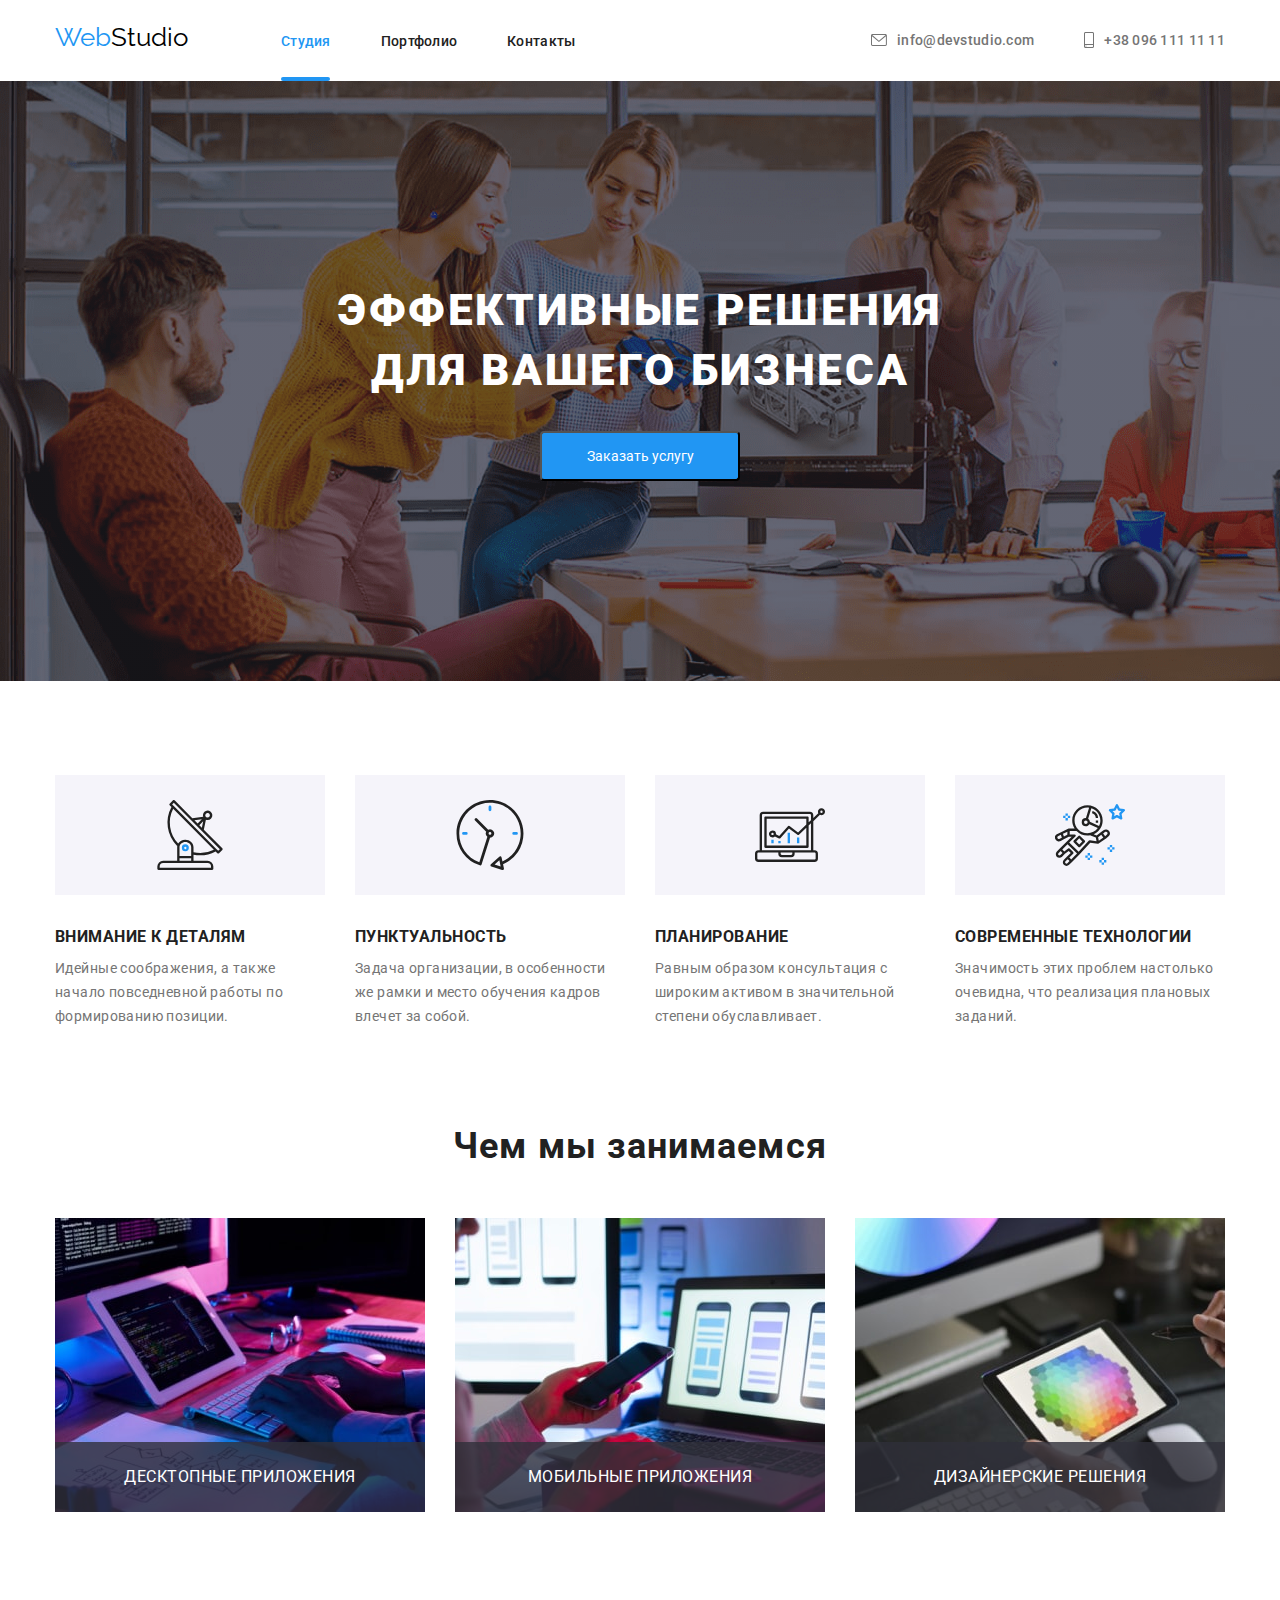
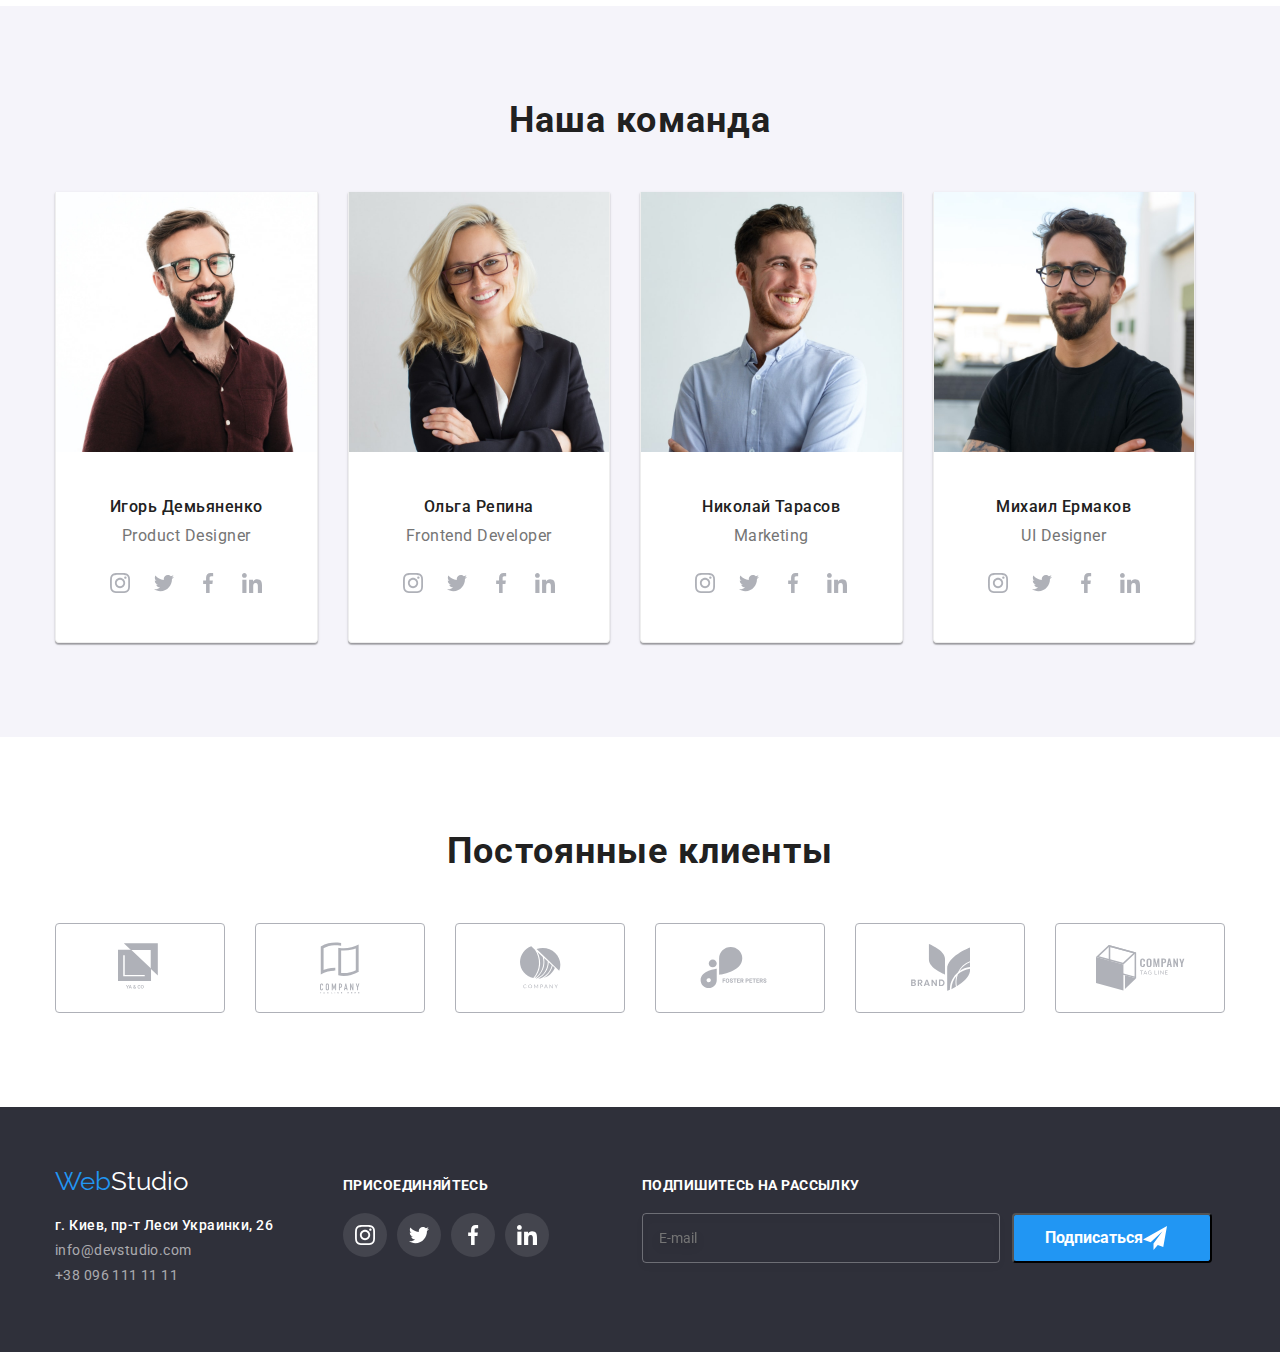
<file: index.html>
<!DOCTYPE html>
<html lang="ru">
  <head>
    <meta charset="UTF-8" />
    <meta name="viewport" content="width=device-width, initial-scale=1.0" />
    <title>WebStudio</title>
    <link
      rel="stylesheet"
      href="https://cdnjs.cloudflare.com/ajax/libs/modern-normalize/1.0.0/modern-normalize.css"
    />
    <link
      href="https://fonts.googleapis.com/css2?family=Raleway:wght@700&family=Roboto:ital,wght@0,400;0,500;0,900;1,700&display=swap"
      rel="stylesheet"
    />
    <link
      rel="stylesheet"
      href="https://cdnjs.cloudflare.com/ajax/libs/animate.css/4.1.1/animate.min.css"
    />
    <link rel="stylesheet" href="./css/main.min.css" />
  </head>
  <body>
    <header class="header">
      <div class="container">
        <nav class="nav-list link">
          <a
            class="logo animate__headShake"
            href="./index.html"
            aria-label="Логотип Web Studio"
            lang="en"
            ><span class="web-logo">Web</span>
            <span class="studio-logo">Studio</span></a
          >
          <ul class="header-items list">
            <li class="header-element">
              <a class="header-item link current" href="/">Студия</a>
            </li>
            <li class="header-element">
              <a class="header-item link" href="./portfolio.html">Портфолио</a>
            </li>
            <li class="header-element">
              <a class="header-item link" href="/">Контакты</a>
            </li>
          </ul>
        </nav>
        <ul class="header-contacts list">
          <li class="header-element">
            <a class="contacts-item link" href="mailto:info@devstudio.com">
              <svg class="contacts-svg-icon" width="16px" height="12px">
                <use href="./images/sprite/sprite.svg#icon-envelope"></use></svg
              >info@devstudio.com
            </a>
          </li>
          <li>
            <a class="contacts-item link" href="tel:+380961111111">
              <svg class="contacts-svg-icon" width="10px" height="16px">
                <use
                  href="./images/sprite/sprite.svg#icon-smartphone"
                ></use></svg
              >+38 096 111 11 11</a
            >
          </li>
        </ul>
      </div>
    </header>
    <main>
      <!--HERO-->
      <section class="hero background">
        <div class="container">
          <h1 class="hero-title">
            Эффективные решения <br />для вашего бизнеса
          </h1>
          <button type="button" class="button" data-modal-open>
            Заказать услугу
          </button>
          <div class="backdrop is-hidden" data-modal>
            <div class="modal">
              <button type="button" class="close-button" data-modal-close>
                <svg class="close-svg">
                  <use href="./images/sprite/sprite.svg#icon-close"></use>
                </svg>
              </button>
              <form action="#" class="modal-form">
                <h2>Оставьте свои данные, мы вам перезвоним</h2>
                <label class="modal-form_field">
                  <span class="modal-title">Имя</span>
                  <span class="modal-form_wrapper">
                    <input
                      type="text"
                      name="user-name"
                      class="modal-form_input"
                      placeholder=" "
                      required
                      minlength="2"
                    />
                    <svg width="12" height="12" class="modal-name-icon">
                      <use href="./images/sprite/sprite.svg#icon-name"></use>
                    </svg>
                  </span>
                </label>
                <label class="modal-form_field">
                  <span class="modal-title">Телефон</span>
                  <span class="modal-form_wrapper">
                    <input
                      type="tel"
                      name="user-tel"
                      class="modal-form_input"
                      placeholder=" "
                      required
                      pattern="[0-9]{3}-[0-9]{2}-[0-9]{3}-[0-9]{2}"
                    />
                    <svg width="12" height="12" class="modal-name-icon">
                      <use href="./images/sprite/sprite.svg#icon-tel"></use>
                    </svg>
                  </span>
                </label>
                <label class="modal-form_field">
                  <span class="modal-title">Почта</span>
                  <span class="modal-form_wrapper">
                    <input
                      type="email"
                      name="user-email"
                      class="modal-form_input"
                      placeholder=" "
                      required
                    />
                    <svg width="12" height="12" class="modal-name-icon">
                      <use href="./images/sprite/sprite.svg#icon-email"></use>
                    </svg>
                  </span>
                </label>
                <span class="modal-title">Комментарий</span>
                <textarea
                  name="user-message"
                  class="modal-form_message"
                  maxlength="300"
                  placeholder="Введите текст"
                ></textarea>
                <input
                  type="checkbox"
                  name="user-policy"
                  value="accept-policy"
                  id="check-policy"
                  class="modal-form_policy visually-hidden"
                />
                <label for="check-policy" class="modal-policy_checkbox"
                  ><span class="policy-text"
                    >Соглашаюсь с рассылкой и принимаю</span
                  >
                  <a href="#">Условия договора</a></label
                >
                <button type="submit" class="modal-form_button">
                  Отправить
                </button>
              </form>
            </div>
          </div>
          <script src="./js/modal.js"></script>
        </div>
      </section>
      <!--OUR ADVANTAGES-->
      <section class="advantages-section section">
        <div class="container">
          <h2 class="visually-hidden">Наши преимущества</h2>
          <ul class="advantages-list list">
            <li class="advantages antenna">
              <h3 class="advantages-title">Внимание к деталям</h3>
              <p class="advantages-text">
                Идейные соображения, а также начало повседневной работы по
                формированию позиции.
              </p>
            </li>
            <li class="advantages clock">
              <h3 class="advantages-title">Пунктуальность</h3>
              <p class="advantages-text">
                Задача организации, в особенности же рамки и место обучения
                кадров влечет за собой.
              </p>
            </li>
            <li class="advantages diagram">
              <h3 class="advantages-title">Планирование</h3>
              <p class="advantages-text">
                Равным образом консультация с широким активом в значительной
                степени обуславливает.
              </p>
            </li>
            <li class="advantages astronaut">
              <h3 class="advantages-title">Современные технологии</h3>
              <p class="advantages-text">
                Значимость этих проблем настолько очевидна, что реализация
                плановых заданий.
              </p>
            </li>
          </ul>
        </div>
      </section>
      <!--SERVICES-->
      <section class="services section">
        <div class="container">
          <h2 class="services-title">Чем мы занимаемся</h2>
          <ul class="services-images list">
            <li class="services-item">
              <div class="services-overlay">
                <img
                  class="services-image"
                  src="./images/services/services-1.jpg"
                  alt="Сотрудник печатает"
                  width="370"
                  height="294"
                />
                <p class="overlay-text">Десктопные приложения</p>
              </div>
            </li>
            <li class="services-item">
              <div class="services-overlay">
                <img
                  class="services-image"
                  src="./images/services/services-2.jpg"
                  alt="Сотрудник смотрит в телефон"
                  width="370"
                  height="294"
                />
                <p class="overlay-text">Мобильные приложения</p>
              </div>
            </li>
            <li class="services-item">
              <div class="services-overlay">
                <img
                  class="services-image"
                  src="./images/services/services-3.jpg"
                  alt="Сотрудник работает с планшетом"
                  width="370"
                  height="294"
                />
                <p class="overlay-text">Дизайнерские решения</p>
              </div>
            </li>
          </ul>
        </div>
      </section>
      <!--OUR TEAM-->
      <section class="team section">
        <div class="container">
          <h2 class="team-title">Наша команда</h2>
          <ul class="team-list list">
            <li class="team-content">
              <img
                class="team-image"
                src="./images/our-team/team-1.jpg"
                alt="Игорь Демьяненко"
                width="270"
                height="260"
              />
              <div class="team-element">
                <h3 class="team-member">Игорь Демьяненко</h3>
                <p class="team-position" lang="en">Product Designer</p>
                <ul class="social-links list">
                  <li class="social-list-item">
                    <a class="social-link-item" href="/">
                      <svg class="social-list-svg">
                        <use
                          href="./images/sprite/sprite.svg#icon-instagram"
                        ></use>
                      </svg>
                    </a>
                  </li>
                  <li class="social-list-item">
                    <a class="social-link-item" href="/">
                      <svg class="social-list-svg">
                        <use
                          href="./images/sprite/sprite.svg#icon-twitter"
                        ></use>
                      </svg>
                    </a>
                  </li>

                  <li class="social-list-item">
                    <a class="social-link-item" href="/">
                      <svg class="social-list-svg">
                        <use
                          href="./images/sprite/sprite.svg#icon-facebook"
                        ></use>
                      </svg>
                    </a>
                  </li>

                  <li class="social-list-item">
                    <a class="social-link-item" href="/">
                      <svg class="social-list-svg">
                        <use
                          href="./images/sprite/sprite.svg#icon-linkedin"
                        ></use>
                      </svg>
                    </a>
                  </li>
                </ul>
              </div>
            </li>
            <li class="team-content">
              <img
                class="team-image"
                src="./images/our-team/team-2.jpg"
                alt="Ольга Репина"
                width="270"
                height="260"
              />
              <div class="team-element">
                <h3 class="team-member">Ольга Репина</h3>
                <p class="team-position" lang="en">Frontend Developer</p>
                <ul class="social-links list">
                  <li class="social-list-item">
                    <a class="social-link-item" href="/">
                      <svg class="social-list-svg">
                        <use
                          href="./images/sprite/sprite.svg#icon-instagram"
                        ></use>
                      </svg>
                    </a>
                  </li>
                  <li class="social-list-item">
                    <a class="social-link-item" href="/">
                      <svg class="social-list-svg">
                        <use
                          href="./images/sprite/sprite.svg#icon-twitter"
                        ></use>
                      </svg>
                    </a>
                  </li>

                  <li class="social-list-item">
                    <a class="social-link-item" href="/">
                      <svg class="social-list-svg">
                        <use
                          href="./images/sprite/sprite.svg#icon-facebook"
                        ></use>
                      </svg>
                    </a>
                  </li>

                  <li class="social-list-item">
                    <a class="social-link-item" href="/">
                      <svg class="social-list-svg">
                        <use
                          href="./images/sprite/sprite.svg#icon-linkedin"
                        ></use>
                      </svg>
                    </a>
                  </li>
                </ul>
              </div>
            </li>
            <li class="team-content">
              <img
                class="team-image"
                src="./images/our-team/team-3.jpg"
                alt="Николай Тарасов"
                width="270"
                height="260"
              />
              <div class="team-element">
                <h3 class="team-member">Николай Тарасов</h3>
                <p class="team-position" lang="en">Marketing</p>
                <ul class="social-links list">
                  <li class="social-list-item">
                    <a class="social-link-item" href="/">
                      <svg class="social-list-svg">
                        <use
                          href="./images/sprite/sprite.svg#icon-instagram"
                        ></use>
                      </svg>
                    </a>
                  </li>
                  <li class="social-list-item">
                    <a class="social-link-item" href="/">
                      <svg class="social-list-svg">
                        <use
                          href="./images/sprite/sprite.svg#icon-twitter"
                        ></use>
                      </svg>
                    </a>
                  </li>

                  <li class="social-list-item">
                    <a class="social-link-item" href="/">
                      <svg class="social-list-svg">
                        <use
                          href="./images/sprite/sprite.svg#icon-facebook"
                        ></use>
                      </svg>
                    </a>
                  </li>

                  <li class="social-list-item">
                    <a class="social-link-item" href="/">
                      <svg class="social-list-svg">
                        <use
                          href="./images/sprite/sprite.svg#icon-linkedin"
                        ></use>
                      </svg>
                    </a>
                  </li>
                </ul>
              </div>
            </li>
            <li class="team-content">
              <img
                class="team-image"
                src="./images/our-team/team-4.jpg"
                alt="Михаил Ермаков"
                width="270"
                height="260"
              />
              <div class="team-element">
                <h3 class="team-member">Михаил Ермаков</h3>
                <p class="team-position" lang="en">UI Designer</p>
                <ul class="social-links list">
                  <li class="social-list-item">
                    <a class="social-link-item" href="/">
                      <svg class="social-list-svg">
                        <use
                          href="./images/sprite/sprite.svg#icon-instagram"
                        ></use>
                      </svg>
                    </a>
                  </li>
                  <li class="social-list-item">
                    <a class="social-link-item" href="/">
                      <svg class="social-list-svg">
                        <use
                          href="./images/sprite/sprite.svg#icon-twitter"
                        ></use>
                      </svg>
                    </a>
                  </li>
                  <li class="social-list-item">
                    <a class="social-link-item" href="/">
                      <svg class="social-list-svg">
                        <use
                          href="./images/sprite/sprite.svg#icon-facebook"
                        ></use>
                      </svg>
                    </a>
                  </li>
                  <li class="social-list-item">
                    <a class="social-link-item" href="/">
                      <svg class="social-list-svg">
                        <use
                          href="./images/sprite/sprite.svg#icon-linkedin"
                        ></use>
                      </svg>
                    </a>
                  </li>
                </ul>
              </div>
            </li>
          </ul>
        </div>
      </section>
      <!--OUR CLIENTS-->
      <section class="clients section">
        <div class="container">
          <h2 class="clients-title">Постоянные клиенты</h2>
          <ul class="clients-list list">
            <li class="clients-item">
              <a class="clients-link" href="">
                <svg class="clients-logo" width="44" height="49">
                  <use href="./images/sprite/sprite.svg#icon-logo-1"></use>
                </svg>
              </a>
            </li>
            <li class="clients-item">
              <a class="clients-link" href="">
                <svg class="clients-logo" width="40" height="52">
                  <use href="./images/sprite/sprite.svg#icon-logo-2"></use>
                </svg>
              </a>
            </li>
            <li class="clients-item">
              <a class="clients-link" href="">
                <svg class="clients-logo" width="41" height="43">
                  <use href="./images/sprite/sprite.svg#icon-logo-3"></use>
                </svg>
              </a>
            </li>
            <li class="clients-item">
              <a class="clients-link" href="">
                <svg class="clients-logo" width="80" height="42">
                  <use href="./images/sprite/sprite.svg#icon-logo-4"></use>
                </svg>
              </a>
            </li>
            <li class="clients-item">
              <a class="clients-link" href="">
                <svg class="clients-logo" width="59" height="47">
                  <use href="./images/sprite/sprite.svg#icon-logo-5"></use>
                </svg>
              </a>
            </li>
            <li class="clients-item">
              <a class="clients-link" href="">
                <svg class="clients-logo" width="89" height="46">
                  <use href="./images/sprite/sprite.svg#icon-logo-6"></use>
                </svg>
              </a>
            </li>
          </ul>
        </div>
      </section>
    </main>

    <footer class="contacts background">
      <div class="container">
        <section class="section-details">
          <h3 class="visually-hidden">Footer contact details</h3>
          <a
            class="footer-logo"
            href="./index.html"
            aria-label="Логотип Web Studio"
            lang="en"
            ><span class="web-logo">Web</span>
            <span class="studio-footer">Studio</span></a
          >
          <address>
            <ul>
              <li class="footer-address list">
                <a
                  class="address link"
                  href="https://www.google.com/maps/place/Lesi+Ukrainky+Blvd,+26,+Kyiv,+Ukraine,+02000/@50.4265807,30.5361971,17z/data=!3m1!4b1!4m5!3m4!1s0x40d4cf0e033ecbe9:0x57a4dffefec77da0!8m2!3d50.4265807!4d30.5383858"
                  >г. Киев, пр-т Леси Украинки, 26</a
                >
              </li>

              <li class="footer-address list">
                <a class="contact-details link" href="mailto:info@devstudio.com"
                  >info@devstudio.com</a
                >
              </li>
              <li class="footer-address list">
                <a class="contact-details link" href="tel:+380961111111"
                  >+38 096 111 11 11</a
                >
              </li>
            </ul>
          </address>
        </section>
        <div class="join-us">
          <b class="join-us-title">присоединяйтесь</b>
          <ul class="footer-social-links list">
            <li class="footer-list-item">
              <a class="footer-social-link" href="/">
                <svg class="footer-social-svg">
                  <use href="./images/sprite/sprite.svg#icon-instagram"></use>
                </svg>
              </a>
            </li>
            <li class="footer-list-item">
              <a class="footer-social-link" href="/">
                <svg class="footer-social-svg">
                  <use href="./images/sprite/sprite.svg#icon-twitter"></use>
                </svg>
              </a>
            </li>
            <li class="footer-list-item">
              <a class="footer-social-link" href="/">
                <svg class="footer-social-svg">
                  <use href="./images/sprite/sprite.svg#icon-facebook"></use>
                </svg>
              </a>
            </li>
            <li class="footer-list-item">
              <a class="footer-social-link" href="/">
                <svg class="footer-social-svg">
                  <use href="./images/sprite/sprite.svg#icon-linkedin"></use>
                </svg>
              </a>
            </li>
          </ul>
        </div>
        <div class="subscribe">
          <b class="subscribe-title">Подпишитесь на рассылку</b>
          <form action="#" class="subscribe-form">
            <input
              type="email"
              class="subscribe-form_input"
              name="user-email"
              placeholder="E-mail"
              required
            />
            <button type="submit" class="subscribe-button">
              <span class="subscribe-title_input">Подписаться</span>
              <svg class="send-icon" width="24" height="24">
                <use href="./images/sprite/sprite.svg#icon-send"></use>
              </svg>
            </button>
          </form>
        </div>
      </div>
    </footer>
  </body>
</html>
</file>
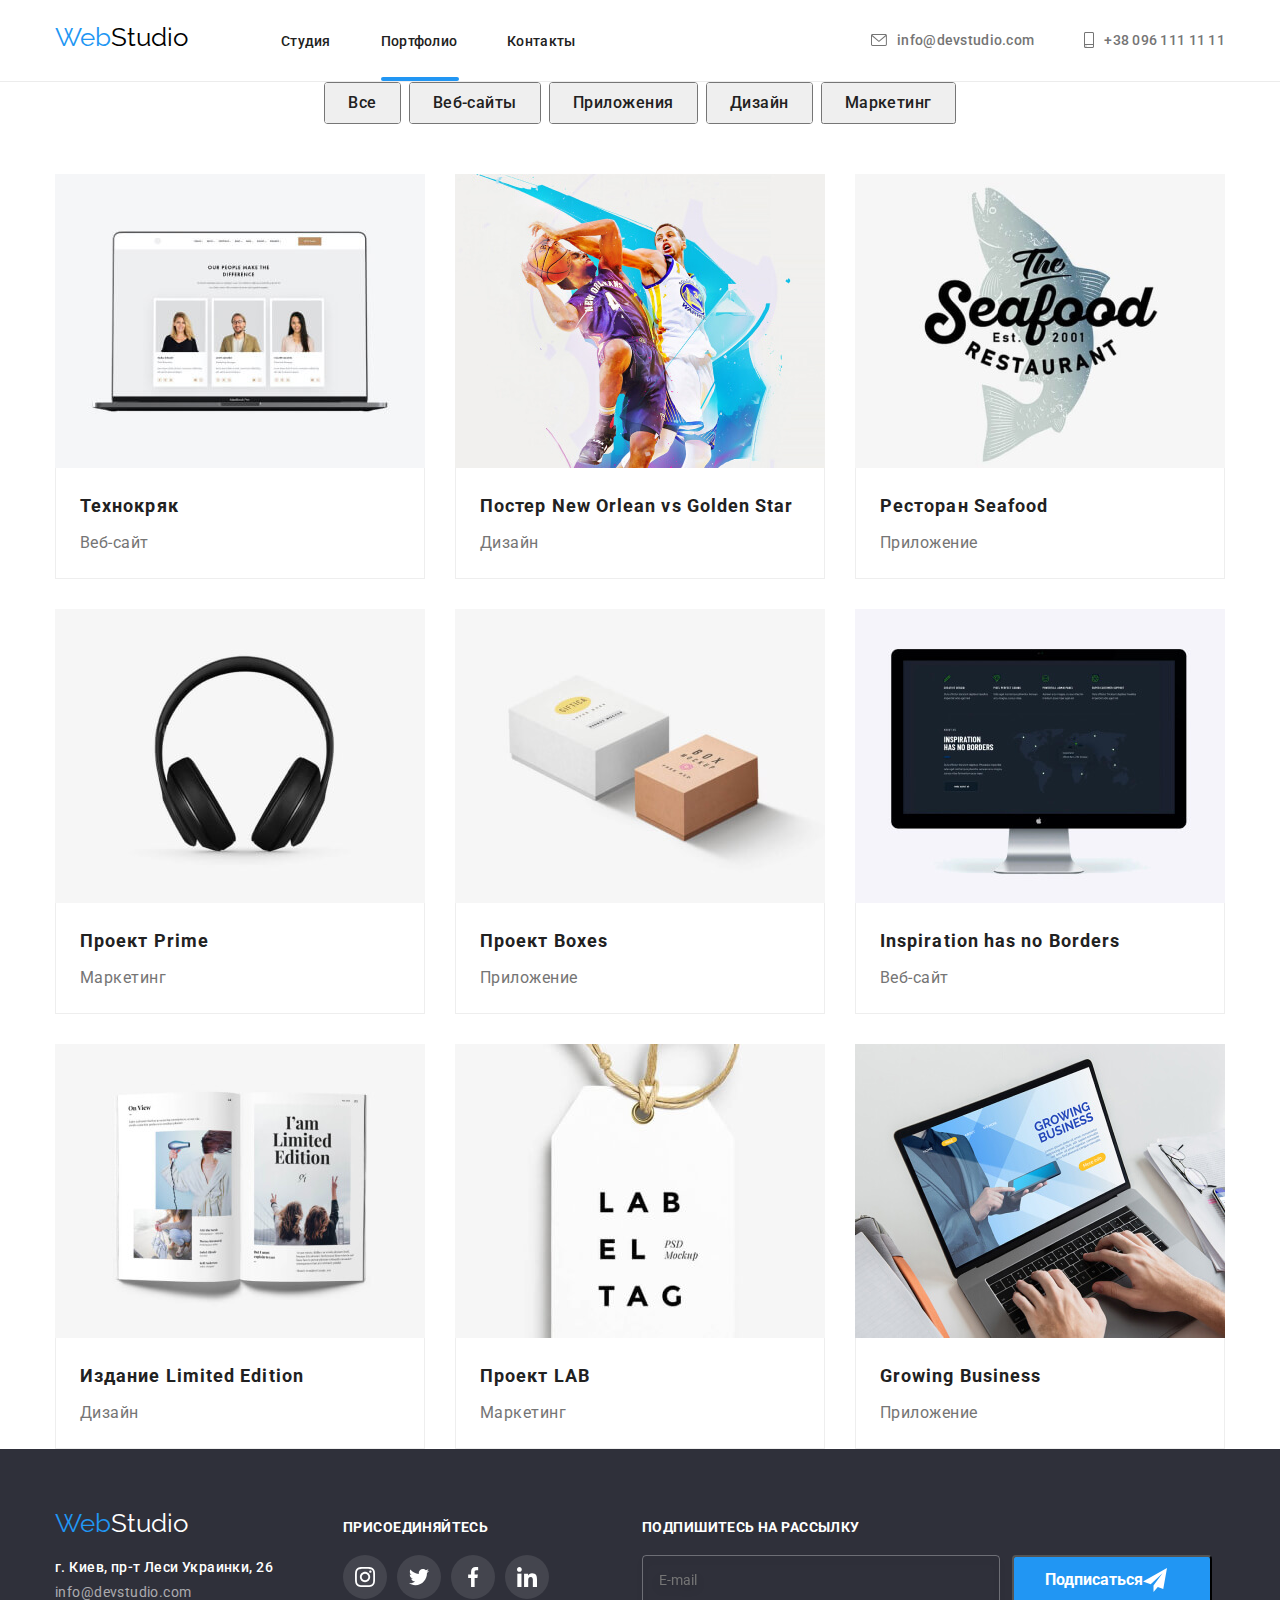
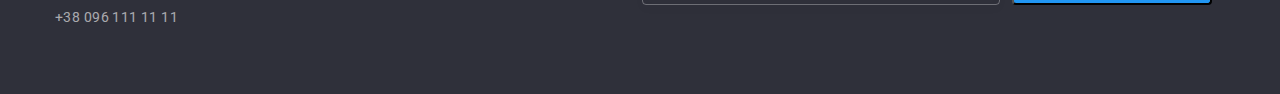
<file: portfolio.html>
<!DOCTYPE html>
<html lang="ru">
  <head>
    <meta charset="UTF-8" />
    <meta name="viewport" content="width=device-width, initial-scale=1.0" />
    <title>Portfolio</title>
    <link
      rel="stylesheet"
      href="https://cdnjs.cloudflare.com/ajax/libs/modern-normalize/1.0.0/modern-normalize.css"
    />
    <link
      href="https://fonts.googleapis.com/css2?family=Raleway:wght@700&family=Roboto:ital,wght@0,400;0,500;0,900;1,700&display=swap"
      rel="stylesheet"
    />
    <link
      rel="stylesheet"
      href="https://cdnjs.cloudflare.com/ajax/libs/animate.css/4.1.1/animate.min.css"
    />
    <link rel="stylesheet" href="./css/portfolio.min.css" />
  </head>
  <body>
    <!--HEADER-->
    <header class="header header-bottom">
      <div class="container">
        <nav class="nav-list link">
          <a
            class="logo animate__headShake"
            href="./index.html"
            aria-label="Логотип Web Studio"
            lang="en"
            ><span class="web-logo">Web</span>
            <span class="studio-logo">Studio</span></a
          >
          <ul class="header-items list">
            <li class="header-element">
              <a class="header-item link" href="/">Студия</a>
            </li>
            <li class="header-element">
              <a
                class="header-item link portfolio-current"
                href="./portfolio.html"
                >Портфолио</a
              >
            </li>
            <li class="header-element">
              <a class="header-item link" href="/">Контакты</a>
            </li>
          </ul>
        </nav>
        <ul class="header-contacts list">
          <li class="header-element">
            <a class="contacts-item link" href="mailto:info@devstudio.com">
              <svg class="contacts-svg-icon" width="16px" height="12px">
                <use href="./images/sprite/sprite.svg#icon-envelope"></use>
              </svg>
              info@devstudio.com
            </a>
          </li>
          <li>
            <a class="contacts-item link" href="tel:+380961111111">
              <svg class="contacts-svg-icon" width="10px" height="16px">
                <use href="./images/sprite/sprite.svg#icon-smartphone"></use>
              </svg>
              +38 096 111 11 11</a
            >
          </li>
        </ul>
      </div>
    </header>
    <!--PORTFOLIO NAV SECTION-->
    <main>
      <section class="portfolio container section">
        <h1 class="visually-hidden">Portfolio</h1>
        <ul class="button-items list">
          <li class="button-element link">
            <button type="button" class="button-title list">Все</button>
          </li>
          <li class="button-element link">
            <button type="button" class="button-title list">Веб-сайты</button>
          </li>
          <li class="button-element link">
            <button type="button" class="button-title list">Приложения</button>
          </li>
          <li class="button-element link">
            <button type="button" class="button-title list">Дизайн</button>
          </li>
          <li class="button-element link">
            <button type="button" class="button-title list">Маркетинг</button>
          </li>
        </ul>
        <!-- PORTFOLIO IMAGES -->
        <ul class="portfolio-list list">
          <li class="portfolio-element">
            <a class="portfolio-title link" href="/">
              <div class="portfolio-img-overlay">
                <img
                  src="./images/portfolio/img-2.jpg"
                  alt="Технокряк Вебсайт"
                  width="370"
                  height="294"
                />
                <p class="overlay">
                  Технокряк это современная площадка распространения
                  коронавируса. Компании используют эту платформу для цифрового
                  шпионажа и атак на защищённые сервера конкурентов.
                </p>
              </div>
              <div class="portfolio-content">
                <h2 class="portfolio-name">Технокряк</h2>
                <p class="portfolio-item">Веб-сайт</p>
              </div>
            </a>
          </li>
          <li class="portfolio-element">
            <a class="portfolio-title link" href="">
              <div class="portfolio-img-overlay">
                <img
                  src="./images/portfolio/img-3.jpg"
                  alt="Постер Баскетбольных Команд"
                  width="370"
                  height="294"
                />
                <p class="overlay">
                  Технокряк это современная площадка распространения
                  коронавируса. Компании используют эту платформу для цифрового
                  шпионажа и атак на защищённые сервера конкурентов.
                </p>
              </div>
              <div class="portfolio-content">
                <h2 class="portfolio-name">
                  Постер <span lang="en">New Orlean vs Golden Star</span>
                </h2>
                <p class="portfolio-item">Дизайн</p>
              </div>
            </a>
          </li>
          <li class="portfolio-element">
            <a class="portfolio-title link" href="">
              <div class="portfolio-img-overlay">
                <img
                  src="./images/portfolio/img-4.jpg"
                  alt="Логотип Ресторана"
                  width="370"
                  height="294"
                />
                <p class="overlay">
                  Технокряк это современная площадка распространения
                  коронавируса. Компании используют эту платформу для цифрового
                  шпионажа и атак на защищённые сервера конкурентов.
                </p>
              </div>
              <div class="portfolio-content">
                <h2 class="portfolio-name">
                  Ресторан <span lang="en">Seafood</span>
                </h2>
                <p class="portfolio-item">Приложение</p>
              </div>
            </a>
          </li>
          <li class="portfolio-element">
            <a class="portfolio-title link" href="">
              <div class="portfolio-img-overlay">
                <img
                  src="./images/portfolio/img-5.jpg"
                  alt="Наушники"
                  width="370"
                  height="294"
                />
                <p class="overlay">
                  Технокряк это современная площадка распространения
                  коронавируса. Компании используют эту платформу для цифрового
                  шпионажа и атак на защищённые сервера конкурентов.
                </p>
              </div>
              <div class="portfolio-content">
                <h2 class="portfolio-name">
                  Проект <span lang="en">Prime </span>
                </h2>
                <p class="portfolio-item">Маркетинг</p>
              </div>
            </a>
          </li>
          <li class="portfolio-element">
            <a class="portfolio-title link" href="">
              <div class="portfolio-img-overlay">
                <img
                  src="./images/portfolio/img-6.jpg"
                  alt="Коробки"
                  width="370"
                  height="294"
                />
                <p class="overlay">
                  Технокряк это современная площадка распространения
                  коронавируса. Компании используют эту платформу для цифрового
                  шпионажа и атак на защищённые сервера конкурентов.
                </p>
              </div>
              <div class="portfolio-content">
                <h2 class="portfolio-name">
                  Проект <span lang="en">Boxes </span>
                </h2>
                <p class="portfolio-item">Приложение</p>
              </div>
            </a>
          </li>
          <li class="portfolio-element">
            <a class="portfolio-title link" href="">
              <div class="portfolio-img-overlay">
                <img
                  src="./images/portfolio/img-7.jpg"
                  alt="Компьютер"
                  width="370"
                  height="294"
                />
                <p class="overlay">
                  Технокряк это современная площадка распространения
                  коронавируса. Компании используют эту платформу для цифрового
                  шпионажа и атак на защищённые сервера конкурентов.
                </p>
              </div>
              <div class="portfolio-content">
                <h2 class="portfolio-name" lang="en">
                  Inspiration has no Borders
                </h2>
                <p class="portfolio-item">Веб-сайт</p>
              </div>
            </a>
          </li>
          <li class="portfolio-element">
            <a class="portfolio-title link" href="">
              <div class="portfolio-img-overlay">
                <img
                  src="./images/portfolio/img-8.jpg"
                  alt="Журнал"
                  width="370"
                  height="294"
                />
                <p class="overlay">
                  Технокряк это современная площадка распространения
                  коронавируса. Компании используют эту платформу для цифрового
                  шпионажа и атак на защищённые сервера конкурентов.
                </p>
              </div>
              <div class="portfolio-content">
                <h2 class="portfolio-name">
                  Издание <span lang="en">Limited Edition </span>
                </h2>
                <p class="portfolio-item">Дизайн</p>
              </div>
            </a>
          </li>
          <li class="portfolio-element">
            <a class="portfolio-title link" href="">
              <div class="portfolio-img-overlay">
                <img
                  src="./images/portfolio/img-9.jpg"
                  alt="Лэйбел"
                  width="370"
                  height="294"
                />
                <p class="overlay">
                  Технокряк это современная площадка распространения
                  коронавируса. Компании используют эту платформу для цифрового
                  шпионажа и атак на защищённые сервера конкурентов.
                </p>
              </div>
              <div class="portfolio-content">
                <h2 class="portfolio-name">
                  Проект <span lang="en">LAB </span>
                </h2>
                <p class="portfolio-item">Маркетинг</p>
              </div>
            </a>
          </li>
          <li class="portfolio-element">
            <a class="portfolio-title link" href="">
              <div class="portfolio-img-overlay">
                <img
                  src="./images/portfolio/img-10.jpg"
                  alt="Человек Печатает на Компьютере"
                  width="370"
                  height="294"
                />
                <p class="overlay">
                  Технокряк это современная площадка распространения
                  коронавируса. Компании используют эту платформу для цифрового
                  шпионажа и атак на защищённые сервера конкурентов.
                </p>
              </div>
              <div class="portfolio-content">
                <h2 class="portfolio-name" lang="en">Growing Business</h2>
                <p class="portfolio-item">Приложение</p>
              </div>
            </a>
          </li>
        </ul>
      </section>
    </main>
    <!--CONTACTS-->
    <footer class="contacts background">
      <div class="container">
        <section class="section-details">
          <h3 class="visually-hidden">Footer contact details</h3>
          <a
            class="footer-logo"
            href="./index.html"
            aria-label="Логотип Web Studio"
            lang="en"
            ><span class="web-logo">Web</span>
            <span class="studio-footer">Studio</span></a
          >
          <address>
            <ul>
              <li class="footer-address list">
                <a
                  class="address link"
                  href="https://www.google.com/maps/place/Lesi+Ukrainky+Blvd,+26,+Kyiv,+Ukraine,+02000/@50.4265807,30.5361971,17z/data=!3m1!4b1!4m5!3m4!1s0x40d4cf0e033ecbe9:0x57a4dffefec77da0!8m2!3d50.4265807!4d30.5383858"
                  >г. Киев, пр-т Леси Украинки, 26</a
                >
              </li>

              <li class="footer-address list">
                <a class="contact-details link" href="mailto:info@devstudio.com"
                  >info@devstudio.com</a
                >
              </li>
              <li class="footer-address list">
                <a class="contact-details link" href="tel:+380961111111"
                  >+38 096 111 11 11</a
                >
              </li>
            </ul>
          </address>
        </section>
        <div class="join-us">
          <b class="join-us-title">присоединяйтесь</b>
          <ul class="footer-social-links list">
            <li class="footer-list-item">
              <a class="footer-social-link" href="/">
                <svg class="footer-social-svg">
                  <use href="./images/sprite/sprite.svg#icon-instagram"></use>
                </svg>
              </a>
            </li>
            <li class="footer-list-item">
              <a class="footer-social-link" href="/">
                <svg class="footer-social-svg">
                  <use href="./images/sprite/sprite.svg#icon-twitter"></use>
                </svg>
              </a>
            </li>
            <li class="footer-list-item">
              <a class="footer-social-link" href="/">
                <svg class="footer-social-svg">
                  <use href="./images/sprite/sprite.svg#icon-facebook"></use>
                </svg>
              </a>
            </li>
            <li class="footer-list-item">
              <a class="footer-social-link" href="/">
                <svg class="footer-social-svg">
                  <use href="./images/sprite/sprite.svg#icon-linkedin"></use>
                </svg>
              </a>
            </li>
          </ul>
        </div>
        <div class="subscribe">
          <b class="subscribe-title">Подпишитесь на рассылку</b>
          <form action="#" class="subscribe-form">
            <input
              type="email"
              class="subscribe-form_input"
              name="user-email"
              placeholder="E-mail"
              required
            />
            <button type="submit" class="subscribe-button">
              <span class="subscribe-title_input">Подписаться</span>
              <svg class="send-icon" width="24" height="24">
                <use href="./images/sprite/sprite.svg#icon-send"></use>
              </svg>
            </button>
          </form>
        </div>
      </div>
    </footer>
  </body>
</html>
</file>
<file: css/main.min.css>
:root{--main-font: "Roboto", sans-serif;--logo-font: "Raleway", sans-serif;--white-color: #ffffff;--black-color: #000000;--title-text-color: #212121;--primary-text-color: #757575;--section-background-color: #2f303a;--team-background-color: #f5f4fa;--accent-color: #2196f3;--active-links-color: #3c20f3;--contact-details-color: rgba(255, 255, 255, 0.6);--border-color: #eeeeee;--border-bottom-color: #ececec;--gradient-color: rgba(47, 48, 58, 0.4);--social-links-color: #afb1b8;--footer-social-links: rgba(255, 255, 255, 0.1);--close-x: rgba(0, 0, 0, 1);--overlay-color: rgba(0, 0, 0, 0.2);--portfolio-overlay: rgba(33, 150, 243, 0.9);--overlay-text: rgba(255, 255, 255, 1);--close-border-color: rgba(0, 0, 0, 0.1);--services-overlay: rgba(47, 48, 58, 0.8);--subscribe-form-border: rgba(255, 255, 255, 0.3);--subscribe-border-hover: #2196f3;--border-box-shadow: rgba(0, 0, 0, 0.15);--green-color: green;--red-color: red;--modal-border-color: rgba(33, 33, 33, 0.2);--comments-text-color: rgba(117, 117, 117, 0.5)}.visually-hidden{position:absolute !important;clip:rect(1px 1px 1px 1px);clip:rect(1px, 1px, 1px, 1px);padding:0 !important;border:0 !important;height:1px !important;width:1px !important;overflow:hidden}*,*::before,*::after{margin:0;padding:0}body{background-color:var(--white-color);font-family:var(--main-font);font-size:14px}img{display:block;width:100%;height:auto}.list{list-style:none}.link{text-decoration:none}.address{font-style:normal}.section{padding-top:94px;padding-bottom:94px}.container{width:1200px;padding:0 15px;margin:0 auto}.button{background-color:var(--accent-color);color:var(--white-color);min-width:200px;height:50px;border-radius:4px;padding:10px 32px;margin-top:30px}.backdrop{position:static;top:0;left:0;width:100%;height:100%;background-color:var(--overlay-color);transition:all 250ms cubic-bezier(0.4, 0, 0.2, 1)}.backdrop.is-hidden{opacity:0;visibility:hidden;pointer-events:none;transition:all 250ms linear 250ms}.backdrop.is-hidden .modal{transform:translate(-50%, -50%) scale(0);transition:all 250ms linear 0ms}.modal{position:absolute;top:50%;left:50%;transform:translate(-50%, -50%) scale(1);width:528px;height:581px;background-color:var(--white-color);transition:all 250ms linear 250ms;padding:40px}.close-button{position:absolute;top:8px;right:8px;width:30px;height:30px;border:1px solid var(--close-border-color);border-radius:50%;cursor:pointer;background-color:var(--white-color)}.close-svg{width:18px;height:18px;fill:var(--close-x)}.close-svg:hover,.close-svg:focus{fill:var(--accent-color)}.subscribe-button,.modal-form_button{display:flex;justify-content:center;align-items:center;align-self:center;margin-left:12px;width:200px;height:50px;background-color:var(--accent-color);border-radius:4px;transition:background-color 250ms cubic-bezier(0.4, 0, 0.2, 1),color 250ms cubic-bezier(0.4, 0, 0.2, 1);fill:var(--white-color);padding-right:13px;font-weight:700;font-size:16px;color:var(--white-color);cursor:pointer}.subscribe-button:hover,.subscribe-button:focus,.modal-form_button:hover,.modal-form_button:focus{background-color:var(--white-color);color:var(--accent-color);fill:var(--accent-color)}.modal-form{display:flex;flex-direction:column;position:fixed}.modal-form_input{display:block;width:100%;height:40px;border:1px solid var(--modal-border-color);border-radius:4px;margin-top:4px;padding-left:42px;transition:background-color 250ms cubic-bezier(0.4, 0, 0.2, 1)}.modal-name-icon{position:absolute;top:50%;left:12px;transform:translateY(-50%);color:var(--title-text-color)}.modal-title{display:flex;justify-content:start;font-weight:normal;font-size:12px;line-height:14px;color:var(--primary-text-color);margin-top:10px}.modal-title:first-child{margin-top:12px}.modal-form_wrapper{display:block;position:relative}.modal-policy_checkbox::before{display:inline-block;content:"";width:16px;height:15px;margin-right:8.38px;outline:1px solid var(--title-text-color)}.modal-form_policy:checked+.modal-policy_checkbox::before{background-image:url(../images/sprite/check.svg);background-color:var(--accent-color);outline:none}.modal-form_input:hover,.modal-form_input:focus{border:1px solid var(--accent-color)}.modal-form_input:focus,.modal-form_message:focus{outline:none;border:1px solid var(--accent-color)}.modal-form_input:focus+.modal-name-icon{fill:var(--accent-color)}.modal-form_input:required:focus:valid:not(:placeholder-shown){border:1px solid var(--green-color)}.modal-form_input:required:focus:invalid:not(:placeholder-shown){border:1px solid var(--red-color)}.modal-form_message:placeholder-shown{border:1px solid var(--modal-border-color)}.modal-form_message{margin-top:4px;margin-bottom:20px;padding-left:16px;padding-top:12px;height:120px;color:var(--comments-text-color);border-radius:4px;resize:none}.modal-form_message:hover,.modal-form_message:focus{border:1px solid var(--accent-color)}.policy-text{font-weight:400;font-size:14px;color:var(--primary-text-color)}.modal-form_button{display:flex;align-self:center;margin-top:30px}.logo{font-family:var(--logo-font);display:flex;margin-right:93px;font-size:26px;text-decoration:none;animation-duration:1500ms}.footer-logo{font-family:var(--logo-font);display:flex;font-size:26px;text-decoration:none;margin-bottom:20px}.web-logo{color:var(--accent-color)}.studio-logo{color:var(--black-color)}.studio-footer{color:var(--white-color)}.background{background-color:var(--section-background-color)}.social-links{display:flex;justify-content:center;padding-bottom:22px}.social-link-item{display:flex;justify-content:center;align-items:center;background-color:var(--white-color);border-radius:50%;width:44px;height:44px;transition:background-color 250ms cubic-bezier(0.4, 0, 0.2, 1)}.social-link-item:hover,.social-link-item:focus{background-color:var(--accent-color)}.footer-social-links{display:flex;align-items:center}.footer-social-link{display:flex;justify-content:center;align-items:center;background-color:var(--footer-social-links);border-radius:50%;width:44px;height:44px;transition:background-color 250ms cubic-bezier(0.4, 0, 0.2, 1)}.footer-social-svg{width:20px;height:20px;fill:var(--white-color);transition:fill 250ms cubic-bezier(0.4, 0, 0.2, 1)}.footer-social-link:hover,.footer-social-link:focus{background-color:var(--accent-color)}.social-list-item{transition:fill 250ms cubic-bezier(0.4, 0, 0.2, 1)}.social-list-svg{width:20px;height:20px;fill:var(--social-links-color);transition:fill 250ms cubic-bezier(0.4, 0, 0.2, 1)}.social-list-item:hover .social-list-svg,.social-list-item:focus .social-list-svg{fill:var(--white-color)}.header .container{display:flex;align-items:baseline}.header-bottom{display:flex;align-items:center;border-bottom:1px solid var(--border-bottom-color)}.header-item{color:var(--title-text-color);font-weight:500;line-height:1.142;letter-spacing:0.02em;transition:color 250ms cubic-bezier(0.4, 0, 0.2, 1)}.current::after{position:absolute;bottom:0;content:"";display:flex;width:49px;height:4px;border-radius:2px;margin-top:28px;background-color:var(--accent-color)}.header-element{display:flex;margin-right:50px}.header-element:not(last-child){margin-right:50px}.header-item:hover,.header-item:focus,.contacts-item:hover,.contacts-item:focus{color:var(--accent-color)}.header-item:active{color:var(--active-links-color)}.header-items{display:flex;align-items:center;position:relative}.header-items .link.current{color:var(--accent-color)}.nav-list{display:flex;align-items:baseline}.header-contacts{display:flex;align-items:center;margin-left:auto}.contacts-item{color:var(--primary-text-color);font-weight:500;letter-spacing:0.02em;transition:color 250ms cubic-bezier(0.4, 0, 0.2, 1)}.contacts-svg-icon{display:flex;align-self:center;margin-right:10px}.contacts-item .contacts-svg-icon{fill:var(--primary-text-color);transition:fill 250ms cubic-bezier(0.4, 0, 0.2, 1)}.contacts-item:hover .contacts-svg-icon,.contacts-item:focus .contacts-svg-icon{fill:var(--accent-color)}.nav-list .link,.header-contacts .link{display:flex;padding-top:32px;padding-bottom:32px}.hero{margin:0 auto;max-width:1600px;background-image:linear-gradient(var(--gradient-color), var(--gradient-color)),url("../images/hero/hero.png")}.hero .container{text-align:center;padding-top:200px;padding-bottom:200px}.hero-title{color:var(--white-color);font-weight:900;font-size:44px;line-height:1.363;letter-spacing:0.06em;text-align:center;text-transform:uppercase}.advantages-section{padding-bottom:0}.advantages .container{display:flex;text-align:center}.advantages-list{display:flex;text-align:left}.advantages-title{color:var(--title-text-color);font-weight:700;line-height:1.142;letter-spacing:0.03em;margin-bottom:10px;text-transform:uppercase}.advantages-item{width:270px;margin-right:30px}.advantages-item:nth-child(n+4){margin-right:0}.advantages::before{display:inline-block;content:"";width:270px;height:120px;background-color:var(--team-background-color);margin-bottom:30px;background-repeat:no-repeat;background-position:center}.antenna::before{background-image:url(../images/sprite/antenna.svg)}.clock::before{background-image:url(../images/sprite/clock.svg)}.diagram::before{background-image:url(../images/sprite/diagram.svg)}.astronaut::before{background-image:url(../images/sprite/astronaut.svg)}.advantages-text{color:var(--primary-text-color);font-weight:400;line-height:1.714;letter-spacing:0.03em;width:270px;height:75px;margin-right:30px}.services .container{display:block}.services-images{display:flex;font-size:0}.services-item{display:flex;margin-right:30px}.services-item:nth-child(3n){margin-right:0}.services-title{color:var(--title-text-color);font-weight:700;font-size:36px;line-height:1.166;text-align:center;letter-spacing:0.03em;margin-bottom:50px}.services-overlay{position:relative}.overlay-text{position:absolute;bottom:0;left:0;display:flex;justify-content:center;align-items:center;padding-top:27px 0;font-size:16px;font-weight:700px;font-style:normal;text-transform:uppercase;letter-spacing:0.03em;background-color:var(--services-overlay);color:var(--overlay-text);width:370px;height:70px}.team{background-color:var(--team-background-color)}.team-list{display:flex;align-items:center}.team-element{padding:15px 30px}.team-title{color:var(--title-text-color);font-weight:700;font-size:36px;line-height:1.166;text-align:center;letter-spacing:0.03em;margin-bottom:50px}.team-image{display:flex;width:270px;margin-bottom:30px}.team-image:nth-child(4n){margin:0}.team-content{background:var(--white-color);box-sizing:border-box;border-left:1px solid var(--border-color);border-right:1px solid var(--border-color);border-bottom:1px solid var(--border-color);border-radius:0px 0px 4px 4px;overflow:hidden;box-shadow:0px 1px 3px rgba(0,0,0,0.12),0px 1px 1px rgba(0,0,0,0.14),0px 2px 1px rgba(0,0,0,0.2);border-radius:0px 0px 4px 4px;margin-right:30px}.team-member{color:var(--title-text-color);font-weight:500;font-size:16px;line-height:1.187;letter-spacing:0.03em;text-align:center;margin-bottom:10px}.team-position{color:var(--primary-text-color);font-weight:400;font-size:16px;line-height:1.187;letter-spacing:0.03em;text-align:center;margin-bottom:16px}.clients-title{color:var(--title-text-color);font-weight:700;font-size:36px;line-height:1.166;text-align:center;letter-spacing:0.03em;margin-bottom:50px}.clients-list{display:flex}.clients-link{display:flex;justify-content:center;align-items:center;width:170px;height:90px;border:1px solid var(--social-links-color);border-radius:4px;transition:border-color 250ms cubic-bezier(0.4, 0, 0.2, 1)}.clients-item{display:flex;margin-right:30px}.clients-logo{display:flex;fill:var(--social-links-color);transition:fill 250ms cubic-bezier(0.4, 0, 0.2, 1)}.clients-link:hover .clients-logo,.clients-link:focus .clients-logo{fill:var(--accent-color)}.clients-link:hover,.clients-link:focus{border-color:var(--accent-color);fill:var(--accent-color)}.clients-item:not(last-child){margin-right:30px}.contacts .container{display:flex;align-items:baseline;margin-left:auto;margin-right:auto;padding-top:60px;padding-bottom:60px}.section-details{display:block}.address{color:var(--white-color);font-weight:500;letter-spacing:0.03em;padding-top:20px;transition:color 250ms cubic-bezier(0.4, 0, 0.2, 1)}.address:hover,.address:focus{color:var(--accent-color)}.footer-address{margin-bottom:9px}.contact-details{color:var(--contact-details-color);font-style:normal;font-weight:400;letter-spacing:0.03em;transition:color 250ms cubic-bezier(0.4, 0, 0.2, 1)}.contact-details:hover,.contact-details:focus{color:var(--accent-color)}.join-us{margin-left:70px}.join-us-title{display:flex;color:var(--white-color);font-weight:700;font-size:14px;letter-spacing:0.03em;text-transform:uppercase;padding-bottom:20px;font-style:none}.footer-list-item{margin-left:10px}.footer-list-item:first-child{margin-left:0px}.social-list-item:hover .footer-social-svg,.social-list-item:focus .social-list-svg{fill:var(--white-color)}.subscribe-form{display:flex}.subscribe-title{display:flex;margin-left:93px;color:var(--white-color);font-weight:700;font-size:14px;letter-spacing:0.03em;text-transform:uppercase;padding-bottom:20px;font-style:none}.subscribe-form_input{display:flex;width:358px;height:50px;margin-left:93px;background-color:transparent;border:1px solid var(--subscribe-form-border);border-radius:4px;padding-left:16px;filter:drop-shadow(0px 4px 4px rgba(0,0,0,0.15));transition:boder-color 250ms cubic-bezier(0.4, 0, 0.2, 1),box-shadow 250ms cubic-bezier(0.4, 0, 0.2, 1);color:var(--white-color)}.subscribe-form_input:focus{outline:none;border:1px solid var(--subscribe-border-hover)}.subscribe-form_input:required:focus:valid:not(:placeholder-shown){border:1px solid var(--green-color)}.subscribe-form_input:required:focus:invalid:not(:placeholder-shown){border:1px solid var(--red-color)}.subscribe-form_input:hover,.subscribe-form_input:focus{border-color:var(--subscribe-border-hover);box-shadow:var(--border-box-shadow);cursor:pointer}
/*# sourceMappingURL=main.min.css.map */
</file>
<file: css/portfolio.min.css>
:root{--main-font: "Roboto", sans-serif;--logo-font: "Raleway", sans-serif;--white-color: #ffffff;--black-color: #000000;--title-text-color: #212121;--primary-text-color: #757575;--section-background-color: #2f303a;--team-background-color: #f5f4fa;--accent-color: #2196f3;--active-links-color: #3c20f3;--contact-details-color: rgba(255, 255, 255, 0.6);--border-color: #eeeeee;--border-bottom-color: #ececec;--gradient-color: rgba(47, 48, 58, 0.4);--social-links-color: #afb1b8;--footer-social-links: rgba(255, 255, 255, 0.1);--close-x: rgba(0, 0, 0, 1);--overlay-color: rgba(0, 0, 0, 0.2);--portfolio-overlay: rgba(33, 150, 243, 0.9);--overlay-text: rgba(255, 255, 255, 1);--close-border-color: rgba(0, 0, 0, 0.1);--services-overlay: rgba(47, 48, 58, 0.8);--subscribe-form-border: rgba(255, 255, 255, 0.3);--subscribe-border-hover: #2196f3;--border-box-shadow: rgba(0, 0, 0, 0.15);--green-color: green;--red-color: red;--modal-border-color: rgba(33, 33, 33, 0.2);--comments-text-color: rgba(117, 117, 117, 0.5)}.visually-hidden{position:absolute !important;clip:rect(1px 1px 1px 1px);clip:rect(1px, 1px, 1px, 1px);padding:0 !important;border:0 !important;height:1px !important;width:1px !important;overflow:hidden}*,*::before,*::after{margin:0;padding:0}body{background-color:var(--white-color);font-family:var(--main-font);font-size:14px}img{display:block;width:100%;height:auto}.list{list-style:none}.link{text-decoration:none}.address{font-style:normal}.section{padding-top:94px;padding-bottom:94px}.container{width:1200px;padding:0 15px;margin:0 auto}.button{background-color:var(--accent-color);color:var(--white-color);min-width:200px;height:50px;border-radius:4px;padding:10px 32px;margin-top:30px}.backdrop{position:static;top:0;left:0;width:100%;height:100%;background-color:var(--overlay-color);transition:all 250ms cubic-bezier(0.4, 0, 0.2, 1)}.backdrop.is-hidden{opacity:0;visibility:hidden;pointer-events:none;transition:all 250ms linear 250ms}.backdrop.is-hidden .modal{transform:translate(-50%, -50%) scale(0);transition:all 250ms linear 0ms}.modal{position:absolute;top:50%;left:50%;transform:translate(-50%, -50%) scale(1);width:528px;height:581px;background-color:var(--white-color);transition:all 250ms linear 250ms;padding:40px}.close-button{position:absolute;top:8px;right:8px;width:30px;height:30px;border:1px solid var(--close-border-color);border-radius:50%;cursor:pointer;background-color:var(--white-color)}.close-svg{width:18px;height:18px;fill:var(--close-x)}.close-svg:hover,.close-svg:focus{fill:var(--accent-color)}.subscribe-button,.modal-form_button{display:flex;justify-content:center;align-items:center;align-self:center;margin-left:12px;width:200px;height:50px;background-color:var(--accent-color);border-radius:4px;transition:background-color 250ms cubic-bezier(0.4, 0, 0.2, 1),color 250ms cubic-bezier(0.4, 0, 0.2, 1);fill:var(--white-color);padding-right:13px;font-weight:700;font-size:16px;color:var(--white-color);cursor:pointer}.subscribe-button:hover,.subscribe-button:focus,.modal-form_button:hover,.modal-form_button:focus{background-color:var(--white-color);color:var(--accent-color);fill:var(--accent-color)}.modal-form{display:flex;flex-direction:column;position:fixed}.modal-form_input{display:block;width:100%;height:40px;border:1px solid var(--modal-border-color);border-radius:4px;margin-top:4px;padding-left:42px;transition:background-color 250ms cubic-bezier(0.4, 0, 0.2, 1)}.modal-name-icon{position:absolute;top:50%;left:12px;transform:translateY(-50%);color:var(--title-text-color)}.modal-title{display:flex;justify-content:start;font-weight:normal;font-size:12px;line-height:14px;color:var(--primary-text-color);margin-top:10px}.modal-title:first-child{margin-top:12px}.modal-form_wrapper{display:block;position:relative}.modal-policy_checkbox::before{display:inline-block;content:"";width:16px;height:15px;margin-right:8.38px;outline:1px solid var(--title-text-color)}.modal-form_policy:checked+.modal-policy_checkbox::before{background-image:url(../images/sprite/check.svg);background-color:var(--accent-color);outline:none}.modal-form_input:hover,.modal-form_input:focus{border:1px solid var(--accent-color)}.modal-form_input:focus,.modal-form_message:focus{outline:none;border:1px solid var(--accent-color)}.modal-form_input:focus+.modal-name-icon{fill:var(--accent-color)}.modal-form_input:required:focus:valid:not(:placeholder-shown){border:1px solid var(--green-color)}.modal-form_input:required:focus:invalid:not(:placeholder-shown){border:1px solid var(--red-color)}.modal-form_message:placeholder-shown{border:1px solid var(--modal-border-color)}.modal-form_message{margin-top:4px;margin-bottom:20px;padding-left:16px;padding-top:12px;height:120px;color:var(--comments-text-color);border-radius:4px;resize:none}.modal-form_message:hover,.modal-form_message:focus{border:1px solid var(--accent-color)}.policy-text{font-weight:400;font-size:14px;color:var(--primary-text-color)}.modal-form_button{display:flex;align-self:center;margin-top:30px}.logo{font-family:var(--logo-font);display:flex;margin-right:93px;font-size:26px;text-decoration:none;animation-duration:1500ms}.footer-logo{font-family:var(--logo-font);display:flex;font-size:26px;text-decoration:none;margin-bottom:20px}.web-logo{color:var(--accent-color)}.studio-logo{color:var(--black-color)}.studio-footer{color:var(--white-color)}.background{background-color:var(--section-background-color)}.social-links{display:flex;justify-content:center;padding-bottom:22px}.social-link-item{display:flex;justify-content:center;align-items:center;background-color:var(--white-color);border-radius:50%;width:44px;height:44px;transition:background-color 250ms cubic-bezier(0.4, 0, 0.2, 1)}.social-link-item:hover,.social-link-item:focus{background-color:var(--accent-color)}.footer-social-links{display:flex;align-items:center}.footer-social-link{display:flex;justify-content:center;align-items:center;background-color:var(--footer-social-links);border-radius:50%;width:44px;height:44px;transition:background-color 250ms cubic-bezier(0.4, 0, 0.2, 1)}.footer-social-svg{width:20px;height:20px;fill:var(--white-color);transition:fill 250ms cubic-bezier(0.4, 0, 0.2, 1)}.footer-social-link:hover,.footer-social-link:focus{background-color:var(--accent-color)}.social-list-item{transition:fill 250ms cubic-bezier(0.4, 0, 0.2, 1)}.social-list-svg{width:20px;height:20px;fill:var(--social-links-color);transition:fill 250ms cubic-bezier(0.4, 0, 0.2, 1)}.social-list-item:hover .social-list-svg,.social-list-item:focus .social-list-svg{fill:var(--white-color)}.header .container{display:flex;align-items:baseline}.header-bottom{display:flex;align-items:center;border-bottom:1px solid var(--border-bottom-color)}.header-item{color:var(--title-text-color);font-weight:500;line-height:1.142;letter-spacing:0.02em;transition:color 250ms cubic-bezier(0.4, 0, 0.2, 1)}.current::after{position:absolute;bottom:0;content:"";display:flex;width:49px;height:4px;border-radius:2px;margin-top:28px;background-color:var(--accent-color)}.header-element{display:flex;margin-right:50px}.header-element:not(last-child){margin-right:50px}.header-item:hover,.header-item:focus,.contacts-item:hover,.contacts-item:focus{color:var(--accent-color)}.header-item:active{color:var(--active-links-color)}.header-items{display:flex;align-items:center;position:relative}.header-items .link.current{color:var(--accent-color)}.nav-list{display:flex;align-items:baseline}.header-contacts{display:flex;align-items:center;margin-left:auto}.contacts-item{color:var(--primary-text-color);font-weight:500;letter-spacing:0.02em;transition:color 250ms cubic-bezier(0.4, 0, 0.2, 1)}.contacts-svg-icon{display:flex;align-self:center;margin-right:10px}.contacts-item .contacts-svg-icon{fill:var(--primary-text-color);transition:fill 250ms cubic-bezier(0.4, 0, 0.2, 1)}.contacts-item:hover .contacts-svg-icon,.contacts-item:focus .contacts-svg-icon{fill:var(--accent-color)}.nav-list .link,.header-contacts .link{display:flex;padding-top:32px;padding-bottom:32px}.hero{margin:0 auto;max-width:1600px;background-image:linear-gradient(var(--gradient-color), var(--gradient-color)),url("../images/hero/hero.png")}.hero .container{text-align:center;padding-top:200px;padding-bottom:200px}.hero-title{color:var(--white-color);font-weight:900;font-size:44px;line-height:1.363;letter-spacing:0.06em;text-align:center;text-transform:uppercase}.advantages-section{padding-bottom:0}.advantages .container{display:flex;text-align:center}.advantages-list{display:flex;text-align:left}.advantages-title{color:var(--title-text-color);font-weight:700;line-height:1.142;letter-spacing:0.03em;margin-bottom:10px;text-transform:uppercase}.advantages-item{width:270px;margin-right:30px}.advantages-item:nth-child(n+4){margin-right:0}.advantages::before{display:inline-block;content:"";width:270px;height:120px;background-color:var(--team-background-color);margin-bottom:30px;background-repeat:no-repeat;background-position:center}.antenna::before{background-image:url(../images/sprite/antenna.svg)}.clock::before{background-image:url(../images/sprite/clock.svg)}.diagram::before{background-image:url(../images/sprite/diagram.svg)}.astronaut::before{background-image:url(../images/sprite/astronaut.svg)}.advantages-text{color:var(--primary-text-color);font-weight:400;line-height:1.714;letter-spacing:0.03em;width:270px;height:75px;margin-right:30px}.services .container{display:block}.services-images{display:flex;font-size:0}.services-item{display:flex;margin-right:30px}.services-item:nth-child(3n){margin-right:0}.services-title{color:var(--title-text-color);font-weight:700;font-size:36px;line-height:1.166;text-align:center;letter-spacing:0.03em;margin-bottom:50px}.services-overlay{position:relative}.overlay-text{position:absolute;bottom:0;left:0;display:flex;justify-content:center;align-items:center;padding-top:27px 0;font-size:16px;font-weight:700px;font-style:normal;text-transform:uppercase;letter-spacing:0.03em;background-color:var(--services-overlay);color:var(--overlay-text);width:370px;height:70px}.team{background-color:var(--team-background-color)}.team-list{display:flex;align-items:center}.team-element{padding:15px 30px}.team-title{color:var(--title-text-color);font-weight:700;font-size:36px;line-height:1.166;text-align:center;letter-spacing:0.03em;margin-bottom:50px}.team-image{display:flex;width:270px;margin-bottom:30px}.team-image:nth-child(4n){margin:0}.team-content{background:var(--white-color);box-sizing:border-box;border-left:1px solid var(--border-color);border-right:1px solid var(--border-color);border-bottom:1px solid var(--border-color);border-radius:0px 0px 4px 4px;overflow:hidden;box-shadow:0px 1px 3px rgba(0,0,0,0.12),0px 1px 1px rgba(0,0,0,0.14),0px 2px 1px rgba(0,0,0,0.2);border-radius:0px 0px 4px 4px;margin-right:30px}.team-member{color:var(--title-text-color);font-weight:500;font-size:16px;line-height:1.187;letter-spacing:0.03em;text-align:center;margin-bottom:10px}.team-position{color:var(--primary-text-color);font-weight:400;font-size:16px;line-height:1.187;letter-spacing:0.03em;text-align:center;margin-bottom:16px}.clients-title{color:var(--title-text-color);font-weight:700;font-size:36px;line-height:1.166;text-align:center;letter-spacing:0.03em;margin-bottom:50px}.clients-list{display:flex}.clients-link{display:flex;justify-content:center;align-items:center;width:170px;height:90px;border:1px solid var(--social-links-color);border-radius:4px;transition:border-color 250ms cubic-bezier(0.4, 0, 0.2, 1)}.clients-item{display:flex;margin-right:30px}.clients-logo{display:flex;fill:var(--social-links-color);transition:fill 250ms cubic-bezier(0.4, 0, 0.2, 1)}.clients-link:hover .clients-logo,.clients-link:focus .clients-logo{fill:var(--accent-color)}.clients-link:hover,.clients-link:focus{border-color:var(--accent-color);fill:var(--accent-color)}.clients-item:not(last-child){margin-right:30px}.contacts .container{display:flex;align-items:baseline;margin-left:auto;margin-right:auto;padding-top:60px;padding-bottom:60px}.section-details{display:block}.address{color:var(--white-color);font-weight:500;letter-spacing:0.03em;padding-top:20px;transition:color 250ms cubic-bezier(0.4, 0, 0.2, 1)}.address:hover,.address:focus{color:var(--accent-color)}.footer-address{margin-bottom:9px}.contact-details{color:var(--contact-details-color);font-style:normal;font-weight:400;letter-spacing:0.03em;transition:color 250ms cubic-bezier(0.4, 0, 0.2, 1)}.contact-details:hover,.contact-details:focus{color:var(--accent-color)}.join-us{margin-left:70px}.join-us-title{display:flex;color:var(--white-color);font-weight:700;font-size:14px;letter-spacing:0.03em;text-transform:uppercase;padding-bottom:20px;font-style:none}.footer-list-item{margin-left:10px}.footer-list-item:first-child{margin-left:0px}.social-list-item:hover .footer-social-svg,.social-list-item:focus .social-list-svg{fill:var(--white-color)}.subscribe-form{display:flex}.subscribe-title{display:flex;margin-left:93px;color:var(--white-color);font-weight:700;font-size:14px;letter-spacing:0.03em;text-transform:uppercase;padding-bottom:20px;font-style:none}.subscribe-form_input{display:flex;width:358px;height:50px;margin-left:93px;background-color:transparent;border:1px solid var(--subscribe-form-border);border-radius:4px;padding-left:16px;filter:drop-shadow(0px 4px 4px rgba(0,0,0,0.15));transition:boder-color 250ms cubic-bezier(0.4, 0, 0.2, 1),box-shadow 250ms cubic-bezier(0.4, 0, 0.2, 1);color:var(--white-color)}.subscribe-form_input:focus{outline:none;border:1px solid var(--subscribe-border-hover)}.subscribe-form_input:required:focus:valid:not(:placeholder-shown){border:1px solid var(--green-color)}.subscribe-form_input:required:focus:invalid:not(:placeholder-shown){border:1px solid var(--red-color)}.subscribe-form_input:hover,.subscribe-form_input:focus{border-color:var(--subscribe-border-hover);box-shadow:var(--border-box-shadow);cursor:pointer}.portfolio .container{display:flex;align-items:center}.portfolio-current::after{position:absolute;bottom:0;content:"";display:flex;width:78px;height:4px;border-radius:2px;margin-top:28px;background-color:var(--accent-color)}.portfolio-list{display:flex;flex-wrap:wrap}.portfolio-name{color:var(--title-text-color);font-weight:700;font-size:18px;line-height:2;letter-spacing:0.06em;margin-bottom:4px;transition:color 250ms cubic-bezier(0.4, 0, 0.2, 1)}.portfolio-item{color:var(--primary-text-color);font-weight:normal;font-size:16px;line-height:1.875;letter-spacing:0.03em}.portfolio-img-overlay{position:relative;overflow:hidden}.portfolio-element{background:var(--white-color);display:flex;width:370px;margin-right:30px;margin-bottom:30px}.portfolio-element:hover .overlay{transform:translateY(0%)}.portfolio-element:nth-child(3n){margin-right:0}.portfolio-element:nth-last-child(-n+3){margin-bottom:0}.portfolio-title{transition:box-shadow 250ms cubic-bezier(0.4, 0, 0.2, 1)}.portfolio-title:hover,.portfolio-title:focus{box-shadow:0px 1px 1px rgba(0,0,0,0.12),0px 4px 4px rgba(0,0,0,0.06),1px 4px 6px rgba(0,0,0,0.16)}.portfolio-content{padding:20px 24px;box-sizing:border-box;border-left:1px solid var(--border-color);border-right:1px solid var(--border-color);border-bottom:1px solid var(--border-color)}.portfolio-name:hover,.portfolio-name:focus{color:var(--accent-color)}.overlay{position:absolute;top:0;left:0;display:flex;justify-content:center;align-items:center;padding:24px 63px;font-size:14px;font-weight:400px;font-style:normal;line-height:1.555;text-align:left;letter-spacing:0.06em;background-color:var(--portfolio-overlay);color:var(--overlay-text);width:100%;height:100%;transform:translateY(100%);transition:color 250ms linear,transform 250ms cubic-bezier(0.4, 0, 0.2, 1)}.button-items{display:flex;justify-content:center}.button-title{color:var(--title-text-color);font-weight:500;font-size:16px;line-height:1.625;letter-spacing:0.03em;text-align:center;padding:6px 22px;transition:color 250ms cubic-bezier(0.4, 0, 0.2, 1),background-color 250ms box-shadow}.button-title:hover,.button-title:focus{background-color:var(--accent-color);color:var(--white-color);box-shadow:0px 1px 1px rgba(0,0,0,0.12),0px 4px 4px rgba(0,0,0,0.06),1px 4px 6px rgba(0,0,0,0.16)}.button-element{margin-right:8px;margin-bottom:50px;box-sizing:border-box;border-radius:4px;overflow:hidden}.button-element:last-child{margin:0}.button-element .link{display:block;padding-top:54px;padding-bottom:54px}
/*# sourceMappingURL=portfolio.min.css.map */
</file>
